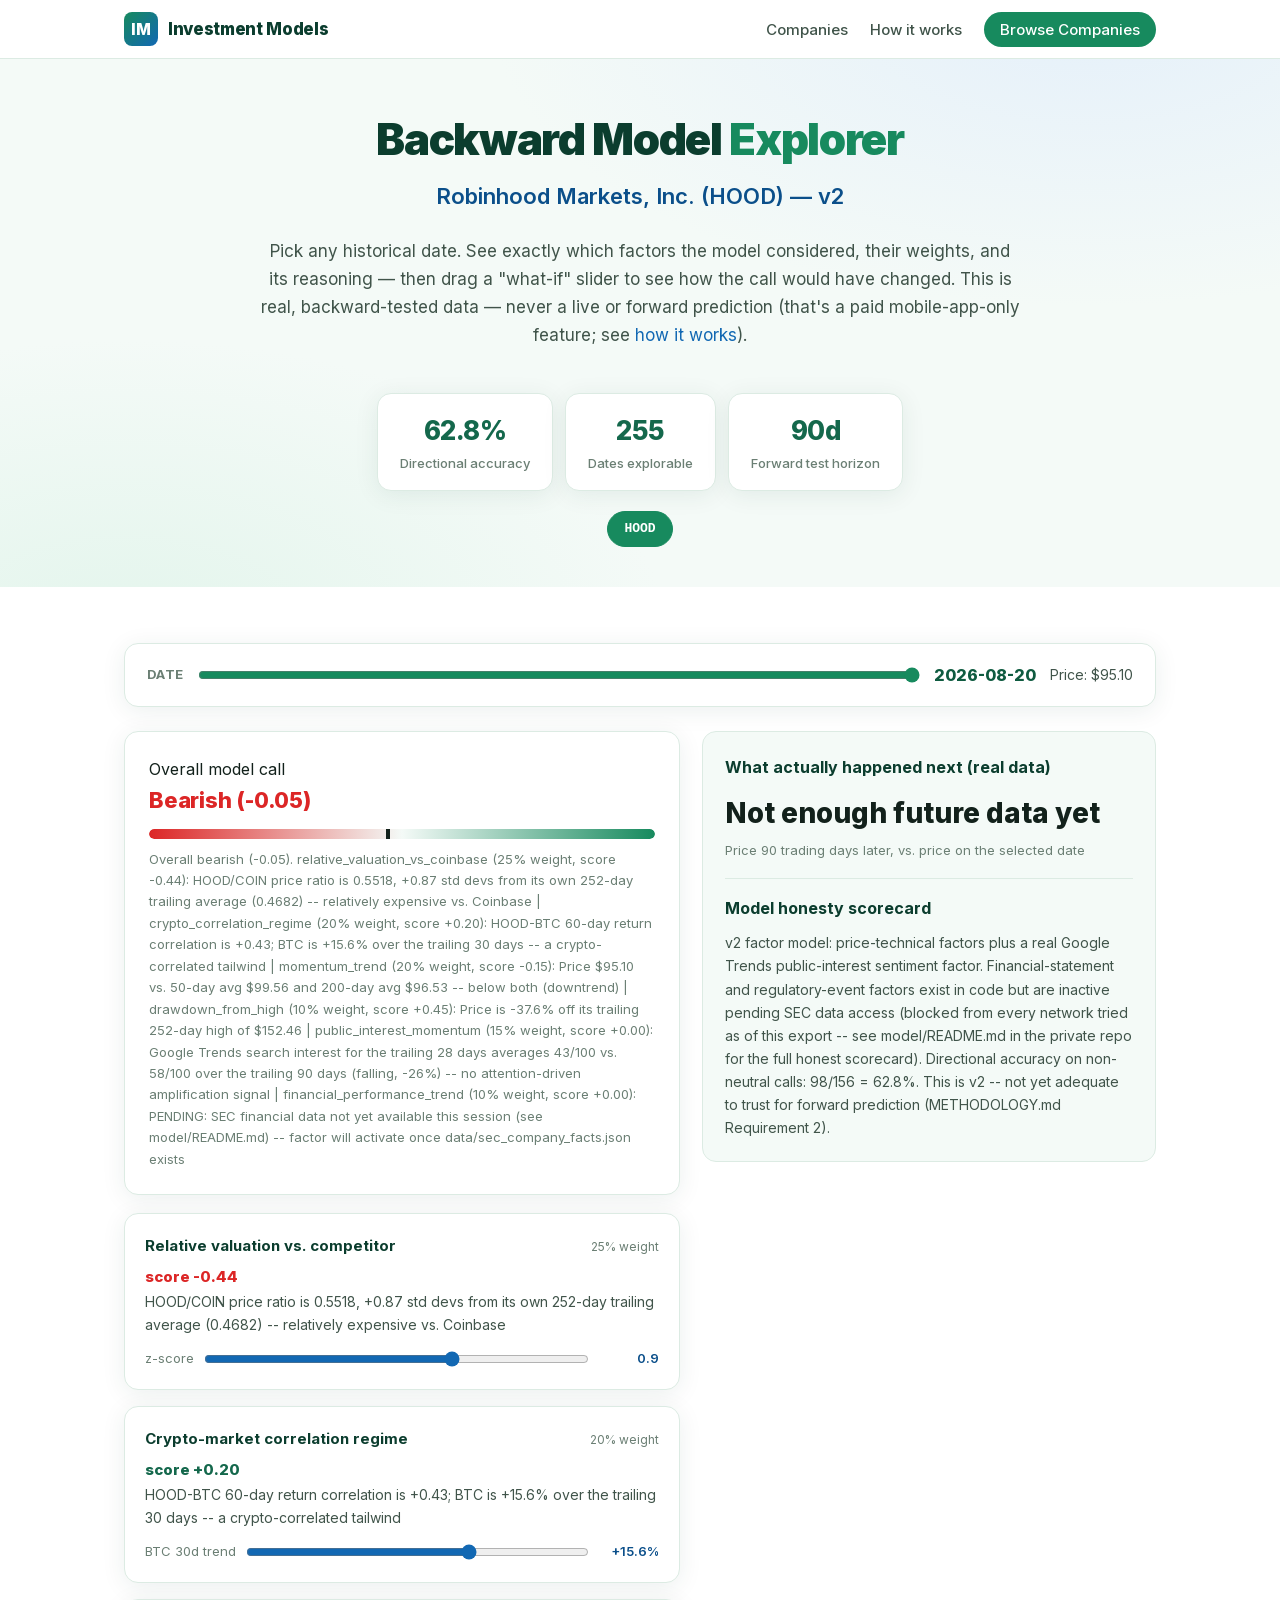
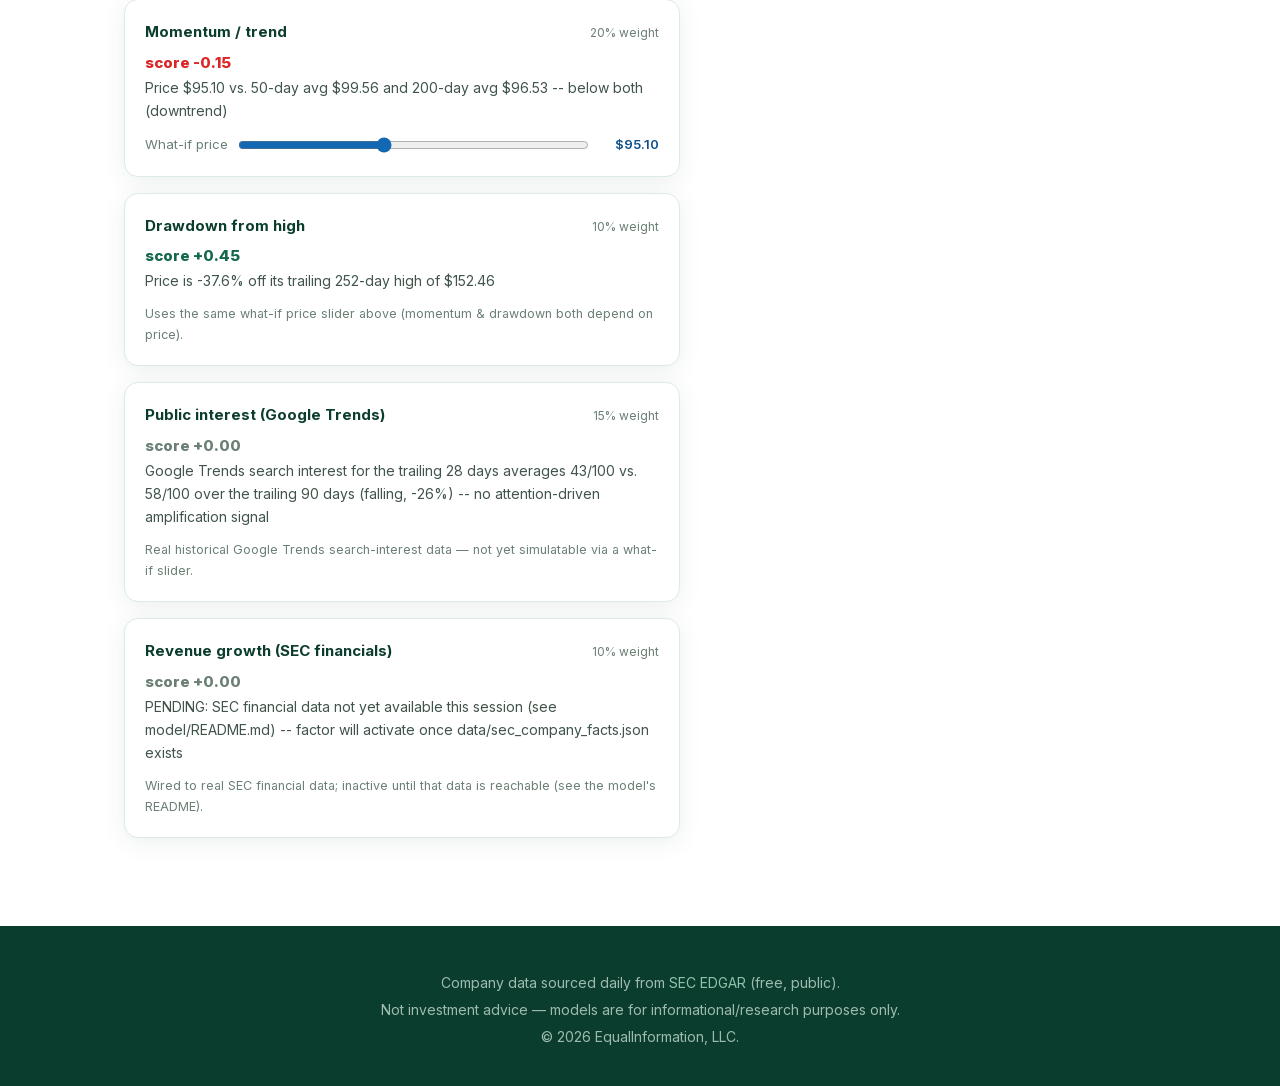
<file: explorer.html>
<!DOCTYPE html>
<html lang="en">
<head>
    <meta charset="UTF-8">
    <meta name="viewport" content="width=device-width, initial-scale=1.0">
    <title>Backward Model Explorer — Investment Models</title>
    <meta name="description" content="Explore exactly how the Investment Models backward-tested factor model reasons about a real company, on any historical date — including honest accuracy and a 'what-if' simulation mode.">
    <meta name="theme-color" content="#0b3d2e">
    <link rel="stylesheet" href="assets/fonts/inter.css">
    <link rel="stylesheet" href="assets/css/style.css">
</head>
<body>

<nav>
    <div class="nav-inner">
        <a href="./" class="nav-logo">
            <span class="mark">IM</span>
            Investment Models
        </a>
        <ul class="nav-links">
            <li><a href="index.html#directory">Companies</a></li>
            <li><a href="index.html#how-it-works">How it works</a></li>
            <li><a href="index.html#directory" class="nav-cta">Browse Companies</a></li>
        </ul>
        <button class="mobile-menu-btn" onclick="document.querySelector('.nav-links').classList.toggle('show')" aria-label="Menu">&#9776;</button>
    </div>
</nav>

<header class="hero" style="padding: 56px 0 40px;">
    <div class="wrap">
        <h1 style="font-size: clamp(28px, 4.5vw, 44px);">Backward Model <span class="accent">Explorer</span></h1>
        <p class="tagline" id="companyTagline">Loading…</p>
        <p class="lede">Pick any historical date. See exactly which factors the model considered, their
        weights, and its reasoning — then drag a "what-if" slider to see how the call would have
        changed. This is real, backward-tested data — never a live or forward prediction (that's a
        paid mobile-app-only feature; see <a href="index.html#how-it-works">how it works</a>).</p>
        <div class="stats" id="headlineStats"></div>
        <div class="ticker-switcher" id="tickerSwitcher"></div>
    </div>
</header>

<section>
    <div class="wrap">
        <div class="explorer-controls">
            <label for="dateSlider">Date</label>
            <input type="range" id="dateSlider" min="0" max="0" value="0" step="1">
            <span class="date-readout" id="dateReadout">—</span>
            <span class="price-readout" id="priceReadout"></span>
        </div>

        <div class="explorer-grid">
            <div>
                <div class="overall-card">
                    <div class="factor-head">
                        <span>Overall model call</span>
                        <button class="btn outline" id="resetBtn" style="padding:6px 14px;font-size:13px;display:none;">Reset to actual</button>
                    </div>
                    <div class="direction" id="overallDirection">—</div>
                    <div class="score-bar-track">
                        <div class="score-bar-fill" style="width:100%"></div>
                        <div class="score-marker" id="scoreMarker" style="left:50%"></div>
                    </div>
                    <div id="simBadgeWrap"></div>
                    <p style="margin-top:10px;font-size:13px;color:var(--ink-faint);" id="narrativeText"></p>
                </div>

                <div id="factorCards"></div>
            </div>

            <div class="outcome-card">
                <h3>What actually happened next (real data)</h3>
                <div class="actual-return" id="actualReturn">—</div>
                <p style="font-size:13px;color:var(--ink-faint);margin-top:4px;">Price 90 trading days later, vs. price on the selected date</p>
                <div class="verdict" id="verdict"></div>
                <hr style="border:none;border-top:1px solid var(--line);margin:16px 0;">
                <h3>Model honesty scorecard</h3>
                <p style="font-size:14px;color:var(--ink-soft);" id="methodologyNote"></p>
            </div>
        </div>
    </div>
</section>

<footer>
    <div class="footer-inner">
        <p class="footer-copy">
            Company data sourced daily from <a href="https://www.sec.gov/edgar" target="_blank" rel="noopener">SEC EDGAR</a> (free, public).<br>
            Not investment advice — models are for informational/research purposes only.<br>
            &copy; 2026 EqualInformation, LLC.
        </p>
    </div>
</footer>

<script>
const params = new URLSearchParams(location.search);
const ticker = (params.get('ticker') || 'HOOD').toUpperCase();

const FACTOR_LABELS = {
  relative_valuation_vs_coinbase: 'Relative valuation vs. competitor',
  crypto_correlation_regime: 'Crypto-market correlation regime',
  momentum_trend: 'Momentum / trend',
  drawdown_from_high: 'Drawdown from high',
  public_interest_momentum: 'Public interest (Google Trends)',
  financial_performance_trend: 'Revenue growth (SEC financials)',
};

function clip(x, lo, hi) { return Math.max(lo, Math.min(hi, x)); }
function scoreValuation(z) { return clip(-z / 2, -1, 1); }
function scoreCrypto(corr, trend) {
  const sign = trend >= 0 ? 1 : -1;
  return clip(corr * sign * Math.min(Math.abs(trend) * 3, 1), -1, 1);
}
function scoreMomentum(price, smaShort, smaLong) {
  const signal = ((price / smaShort - 1) + (price / smaLong - 1)) / 2;
  return clip(signal * 5, -1, 1);
}
function scoreDrawdown(price, trailingHigh) {
  const drawdown = (price / trailingHigh) - 1;
  return drawdown < 0 ? clip(-drawdown * 1.2, -1, 1) : 0;
}

let DATA = null;
let overrides = {}; // { z, correlation, btcTrend, price } -- only set keys the user has touched

function directionOf(score) {
  return score > 0.05 ? 'bullish' : score < -0.05 ? 'bearish' : 'neutral';
}

function computeFactors(snap) {
  const raw = {
    z: snap.factors.relative_valuation_vs_coinbase.raw?.z,
    correlation: snap.factors.crypto_correlation_regime.raw?.correlation,
    btcTrend: snap.factors.crypto_correlation_regime.raw?.btc_trend,
    price: snap.price,
    smaShort: snap.factors.momentum_trend.raw?.sma_short,
    smaLong: snap.factors.momentum_trend.raw?.sma_long,
    trailingHigh: snap.factors.drawdown_from_high.raw?.trailing_high,
  };
  const z = overrides.z ?? raw.z;
  const correlation = raw.correlation;
  const btcTrend = overrides.btcTrend ?? raw.btcTrend;
  const price = overrides.price ?? raw.price;

  const scores = {
    relative_valuation_vs_coinbase: (raw.z != null) ? scoreValuation(z) : snap.factors.relative_valuation_vs_coinbase.score,
    crypto_correlation_regime: (raw.correlation != null) ? scoreCrypto(correlation, btcTrend) : snap.factors.crypto_correlation_regime.score,
    momentum_trend: (raw.smaShort != null) ? scoreMomentum(price, raw.smaShort, raw.smaLong) : snap.factors.momentum_trend.score,
    drawdown_from_high: (raw.trailingHigh != null) ? scoreDrawdown(price, raw.trailingHigh) : snap.factors.drawdown_from_high.score,
    // Not yet perturbable via a what-if slider -- shown read-only in their own factor cards below,
    // but still counted in the overall score so it matches the private repo's real output.
    public_interest_momentum: snap.factors.public_interest_momentum?.score ?? 0,
    financial_performance_trend: snap.factors.financial_performance_trend?.score ?? 0,
  };
  return { raw, current: { z, correlation, btcTrend, price }, scores };
}

function fmtPct(x, digits = 1) { return (x >= 0 ? '+' : '') + (x * 100).toFixed(digits) + '%'; }

function render() {
  const i = parseInt(document.getElementById('dateSlider').value, 10);
  const snap = DATA.snapshots[i];
  document.getElementById('dateReadout').textContent = snap.date;
  document.getElementById('priceReadout').textContent = `Price: $${snap.price.toFixed(2)}`;

  const { raw, current, scores } = computeFactors(snap);
  const weights = DATA.factor_weights;
  const overall = Object.keys(scores).reduce((sum, k) => sum + weights[k] * scores[k], 0);
  const direction = directionOf(overall);
  const isSimulated = Object.keys(overrides).length > 0;

  const dirEl = document.getElementById('overallDirection');
  dirEl.textContent = `${direction.charAt(0).toUpperCase() + direction.slice(1)} (${overall >= 0 ? '+' : ''}${overall.toFixed(2)})`;
  dirEl.className = `direction ${direction}`;
  document.getElementById('scoreMarker').style.left = `${((overall + 1) / 2) * 100}%`;
  document.getElementById('resetBtn').style.display = isSimulated ? 'inline-block' : 'none';
  document.getElementById('simBadgeWrap').innerHTML = isSimulated
    ? '<span class="simulation-badge">🔧 What-if simulation — not the actual historical call</span>' : '';
  document.getElementById('narrativeText').textContent = isSimulated
    ? 'Narrative updates once you reset — factor cards below show the live simulated reasoning.'
    : snap.narrative;

  const cardsEl = document.getElementById('factorCards');
  cardsEl.innerHTML = '';

  function factorCard(key, sliderHtml) {
    const f = snap.factors[key];
    const score = scores[key];
    const div = document.createElement('div');
    const perturbed = isSimulated && score !== f.score;
    div.className = 'factor-card' + (perturbed ? ' perturbed' : '');
    div.innerHTML = `
      <div class="factor-head">
        <span class="factor-name">${FACTOR_LABELS[key]}</span>
        <span class="factor-weight">${(weights[key] * 100).toFixed(0)}% weight</span>
      </div>
      <div class="factor-score" style="color:${score > 0.05 ? 'var(--green-700)' : score < -0.05 ? 'var(--red-500)' : 'var(--ink-faint)'}">
        score ${score >= 0 ? '+' : ''}${score.toFixed(2)}
      </div>
      <p class="factor-reason">${perturbed ? '(recomputed for the what-if value below)' : f.reason}</p>
      ${sliderHtml}
    `;
    cardsEl.appendChild(div);
  }

  if (raw.z != null) {
    factorCard('relative_valuation_vs_coinbase', `
      <div class="slider-row">
        <span style="font-size:13px;color:var(--ink-faint);">z-score</span>
        <input type="range" min="-3" max="3" step="0.1" value="${current.z}" data-key="z">
        <span class="slider-value">${current.z.toFixed(1)}</span>
      </div>`);
  }
  if (raw.btcTrend != null) {
    factorCard('crypto_correlation_regime', `
      <div class="slider-row">
        <span style="font-size:13px;color:var(--ink-faint);">BTC 30d trend</span>
        <input type="range" min="-0.5" max="0.5" step="0.01" value="${current.btcTrend}" data-key="btcTrend">
        <span class="slider-value">${fmtPct(current.btcTrend)}</span>
      </div>`);
  }
  if (raw.smaShort != null) {
    const priceMin = (raw.price * 0.3).toFixed(2), priceMax = (raw.price * 2).toFixed(2);
    factorCard('momentum_trend', `
      <div class="slider-row">
        <span style="font-size:13px;color:var(--ink-faint);">What-if price</span>
        <input type="range" min="${priceMin}" max="${priceMax}" step="0.01" value="${current.price}" data-key="price">
        <span class="slider-value">$${current.price.toFixed(2)}</span>
      </div>`);
  }
  if (raw.trailingHigh != null) {
    factorCard('drawdown_from_high', `
      <p style="font-size:12.5px;color:var(--ink-faint);">Uses the same what-if price slider above (momentum &amp; drawdown both depend on price).</p>`);
  }
  if (snap.factors.public_interest_momentum) {
    factorCard('public_interest_momentum', `
      <p style="font-size:12.5px;color:var(--ink-faint);">Real historical Google Trends search-interest data — not yet simulatable via a what-if slider.</p>`);
  }
  if (snap.factors.financial_performance_trend) {
    factorCard('financial_performance_trend', `
      <p style="font-size:12.5px;color:var(--ink-faint);">Wired to real SEC financial data; inactive until that data is reachable (see the model's README).</p>`);
  }

  cardsEl.querySelectorAll('input[type="range"]').forEach(input => {
    input.addEventListener('input', (e) => {
      overrides[e.target.dataset.key] = parseFloat(e.target.value);
      render();
    });
  });

  // Actual outcome (always reflects real history, regardless of simulation state)
  const ret = snap.actual_forward_return_90d;
  const retEl = document.getElementById('actualReturn');
  if (ret == null) {
    retEl.textContent = 'Not enough future data yet';
    retEl.className = 'actual-return';
  } else {
    retEl.textContent = fmtPct(ret);
    retEl.className = 'actual-return ' + (ret > 0 ? 'up' : 'down');
  }
  const verdictEl = document.getElementById('verdict');
  if (ret != null && snap.direction !== 'neutral') {
    const wasCorrect = (snap.direction === 'bullish') === (ret > 0);
    verdictEl.textContent = wasCorrect
      ? `✓ The model's actual ${snap.direction} call was correct`
      : `✗ The model's actual ${snap.direction} call was wrong`;
    verdictEl.className = 'verdict ' + (wasCorrect ? 'correct' : 'wrong');
  } else {
    verdictEl.textContent = '';
  }
}

function resetOverrides() {
  overrides = {};
  render();
}

async function renderTickerSwitcher() {
  try {
    const res = await fetch('data/covered-tickers.json', { cache: 'no-store' });
    const covered = (await res.json()).covered || [];
    const pageFile = location.pathname.split('/').pop();
    document.getElementById('tickerSwitcher').innerHTML = covered.map(c => `
      <a href="${pageFile}?ticker=${encodeURIComponent(c.ticker)}" target="_blank" rel="noopener"
         class="ticker-pill ${c.ticker === ticker ? 'active' : ''}">${c.ticker}</a>
    `).join('');
  } catch (e) {
    // ticker switcher is a nice-to-have -- fail silently if covered-tickers.json isn't reachable
  }
}

async function load() {
  renderTickerSwitcher();
  try {
    const res = await fetch(`data/explainability/${ticker}.json`, { cache: 'no-store' });
    if (!res.ok) throw new Error('not found');
    DATA = await res.json();
  } catch (e) {
    document.getElementById('companyTagline').textContent = 'No explorable model for this ticker yet.';
    return;
  }

  document.getElementById('companyTagline').textContent =
    `${DATA.company_name} (${DATA.ticker}) — ${DATA.model_version}`;
  document.getElementById('headlineStats').innerHTML = `
    <div class="stat"><div class="num">${(DATA.direction_accuracy_non_neutral * 100).toFixed(1)}%</div><div class="label">Directional accuracy</div></div>
    <div class="stat"><div class="num">${DATA.snapshots.length}</div><div class="label">Dates explorable</div></div>
    <div class="stat"><div class="num">${DATA.forward_horizon_trading_days}d</div><div class="label">Forward test horizon</div></div>
  `;
  document.getElementById('methodologyNote').textContent = DATA.methodology_note;

  const slider = document.getElementById('dateSlider');
  slider.max = DATA.snapshots.length - 1;
  slider.value = DATA.snapshots.length - 1;
  slider.addEventListener('input', () => { overrides = {}; render(); });
  document.getElementById('resetBtn').addEventListener('click', resetOverrides);

  render();
}
load();
</script>
</body>
</html>
</file>
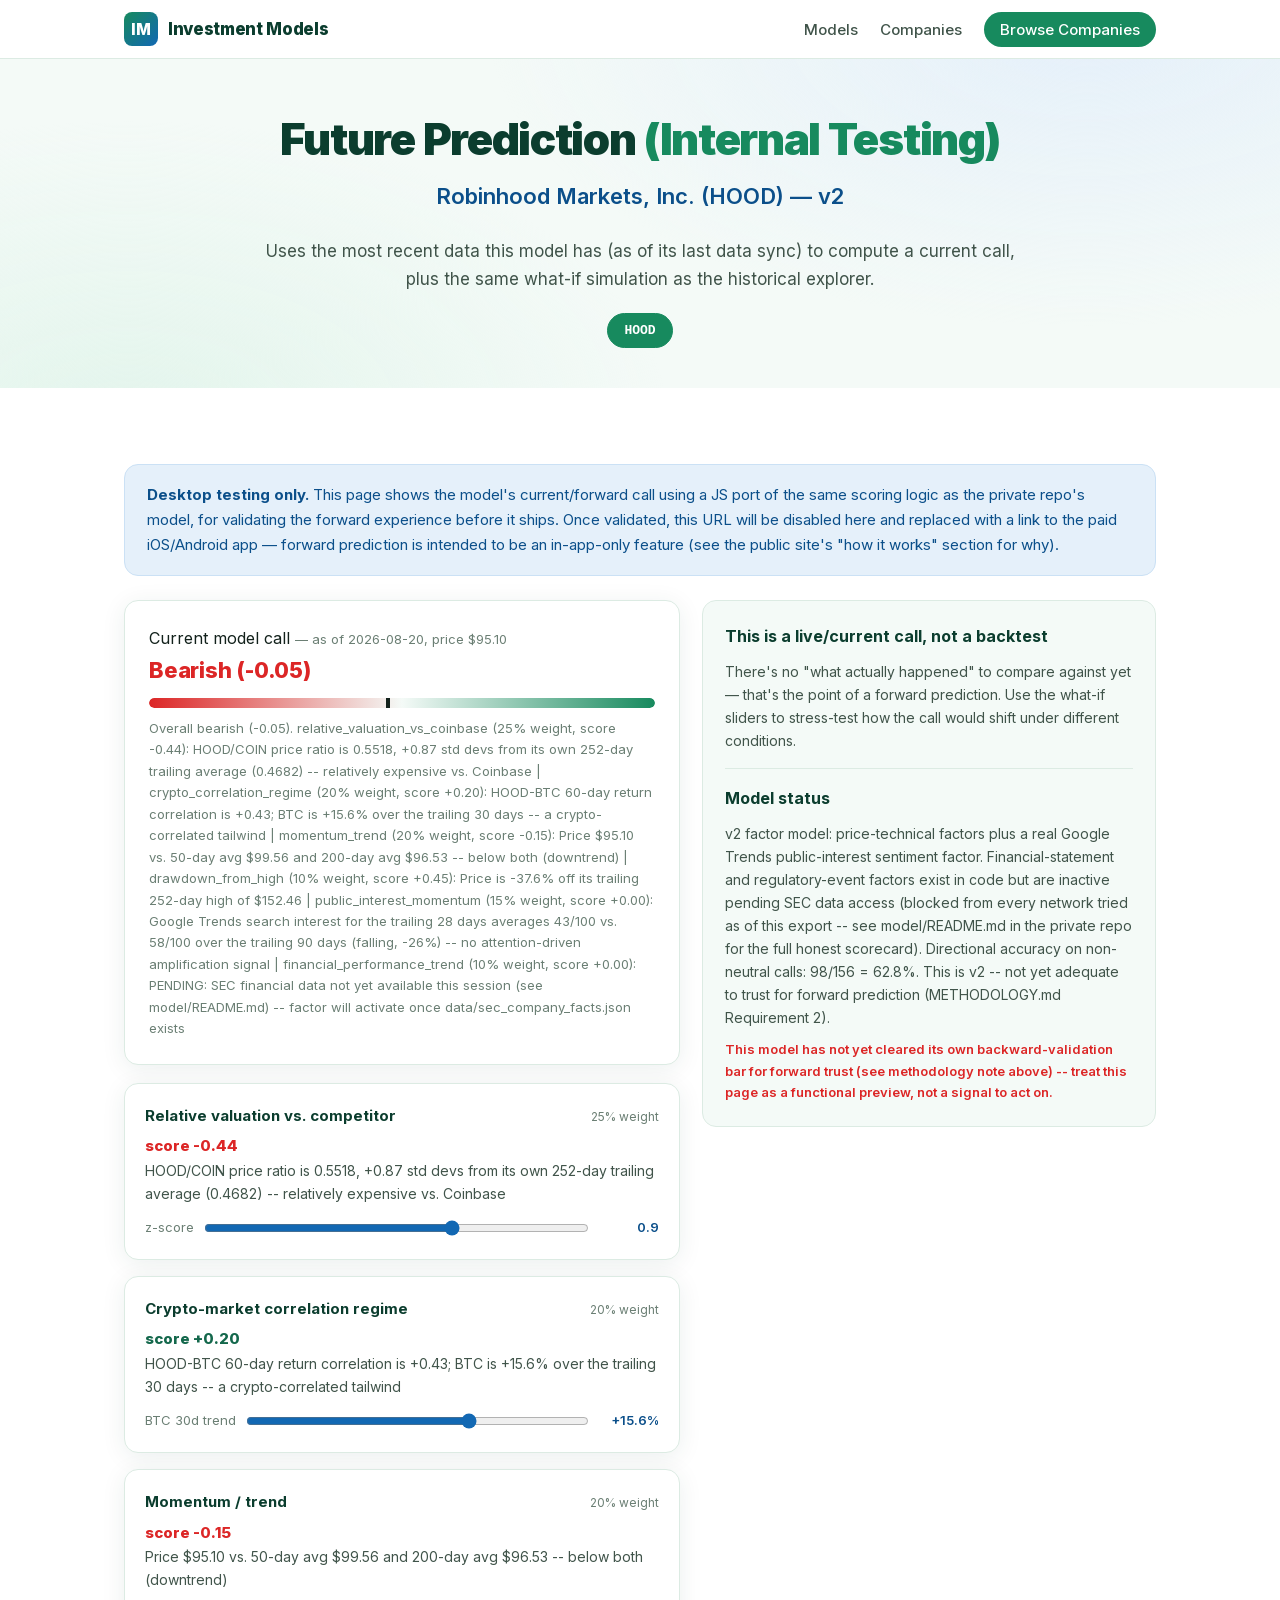
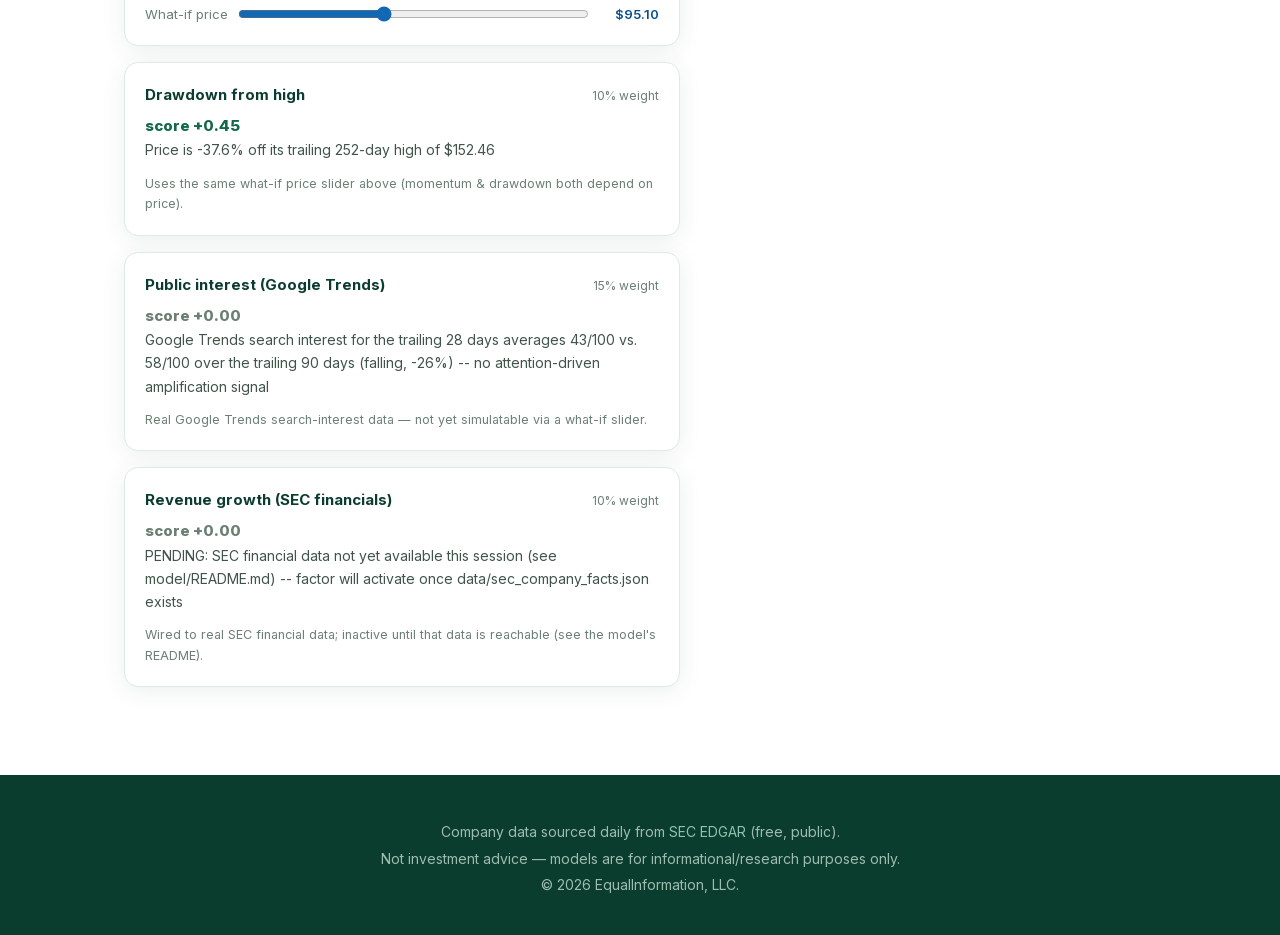
<file: forward.html>
<!DOCTYPE html>
<html lang="en">
<head>
    <meta charset="UTF-8">
    <meta name="viewport" content="width=device-width, initial-scale=1.0">
    <title>Future Prediction (Internal Testing) — Investment Models</title>
    <meta name="description" content="Internal desktop testing of the forward/current model prediction, ahead of launch in the paid mobile app.">
    <meta name="theme-color" content="#0b3d2e">
    <link rel="stylesheet" href="assets/fonts/inter.css">
    <link rel="stylesheet" href="assets/css/style.css">
</head>
<body>

<nav>
    <div class="nav-inner">
        <a href="./" class="nav-logo">
            <span class="mark">IM</span>
            Investment Models
        </a>
        <ul class="nav-links">
            <li><a href="models.html">Models</a></li>
            <li><a href="index.html#directory">Companies</a></li>
            <li><a href="index.html#directory" class="nav-cta">Browse Companies</a></li>
        </ul>
        <button class="mobile-menu-btn" onclick="document.querySelector('.nav-links').classList.toggle('show')" aria-label="Menu">&#9776;</button>
    </div>
</nav>

<header class="hero" style="padding: 56px 0 40px;">
    <div class="wrap">
        <h1 style="font-size: clamp(28px, 4.5vw, 44px);">Future Prediction <span class="accent">(Internal Testing)</span></h1>
        <p class="tagline" id="companyTagline">Loading…</p>
        <p class="lede" id="ledeText"></p>
        <div class="ticker-switcher" id="tickerSwitcher"></div>
    </div>
</header>

<section id="testingSection">
    <div class="wrap">
        <div class="notice" style="margin-bottom:24px;">
            <strong>Desktop testing only.</strong> This page shows the model's current/forward call
            using a JS port of the same scoring logic as the private repo's model, for validating the
            forward experience before it ships. Once validated, this URL will be disabled here and
            replaced with a link to the paid iOS/Android app — forward prediction is intended to be an
            in-app-only feature (see the public site's "how it works" section for why).
        </div>

        <div class="explorer-grid">
            <div>
                <div class="overall-card">
                    <div class="factor-head">
                        <span>Current model call <span id="asOfText" style="font-weight:400;color:var(--ink-faint);font-size:13px;"></span></span>
                        <button class="btn outline" id="resetBtn" style="padding:6px 14px;font-size:13px;display:none;">Reset to actual</button>
                    </div>
                    <div class="direction" id="overallDirection">—</div>
                    <div class="score-bar-track">
                        <div class="score-bar-fill" style="width:100%"></div>
                        <div class="score-marker" id="scoreMarker" style="left:50%"></div>
                    </div>
                    <div id="simBadgeWrap"></div>
                    <p style="margin-top:10px;font-size:13px;color:var(--ink-faint);" id="narrativeText"></p>
                </div>

                <div id="factorCards"></div>
            </div>

            <div class="outcome-card">
                <h3>This is a live/current call, not a backtest</h3>
                <p style="font-size:14px;color:var(--ink-soft);">
                    There's no "what actually happened" to compare against yet — that's the point of a
                    forward prediction. Use the what-if sliders to stress-test how the call would shift
                    under different conditions.
                </p>
                <hr style="border:none;border-top:1px solid var(--line);margin:16px 0;">
                <h3>Model status</h3>
                <p style="font-size:14px;color:var(--ink-soft);" id="methodologyNote"></p>
                <p style="font-size:13px;color:var(--red-500);margin-top:10px;font-weight:600;" id="notTrustedNote"></p>
            </div>
        </div>
    </div>
</section>

<section id="disabledSection" style="display:none;">
    <div class="wrap" style="text-align:center;">
        <div class="empty-state">
            <p><strong>This testing page has been retired.</strong></p>
            <p>Forward predictions are now available in the Investment Models app for iOS and Android.</p>
        </div>
    </div>
</section>

<footer>
    <div class="footer-inner">
        <p class="footer-copy">
            Company data sourced daily from <a href="https://www.sec.gov/edgar" target="_blank" rel="noopener">SEC EDGAR</a> (free, public).<br>
            Not investment advice — models are for informational/research purposes only.<br>
            &copy; 2026 EqualInformation, LLC.
        </p>
    </div>
</footer>

<script>
// Flip to false once this ticker's forward experience is validated and the mobile app is ready
// to take over -- swaps the interactive tool for a "moved to the app" message. Per-ticker so one
// company can be retired from web-testing while another is still being validated.
const TESTING_ENABLED = {
  HOOD: true,
};

const params = new URLSearchParams(location.search);
const ticker = (params.get('ticker') || 'HOOD').toUpperCase();

const FACTOR_LABELS = {
  relative_valuation_vs_coinbase: 'Relative valuation vs. competitor',
  crypto_correlation_regime: 'Crypto-market correlation regime',
  momentum_trend: 'Momentum / trend',
  drawdown_from_high: 'Drawdown from high',
  public_interest_momentum: 'Public interest (Google Trends)',
  financial_performance_trend: 'Revenue growth (SEC financials)',
};

function clip(x, lo, hi) { return Math.max(lo, Math.min(hi, x)); }
function scoreValuation(z) { return clip(-z / 2, -1, 1); }
function scoreCrypto(corr, trend) {
  const sign = trend >= 0 ? 1 : -1;
  return clip(corr * sign * Math.min(Math.abs(trend) * 3, 1), -1, 1);
}
function scoreMomentum(price, smaShort, smaLong) {
  const signal = ((price / smaShort - 1) + (price / smaLong - 1)) / 2;
  return clip(signal * 5, -1, 1);
}
function scoreDrawdown(price, trailingHigh) {
  const drawdown = (price / trailingHigh) - 1;
  return drawdown < 0 ? clip(-drawdown * 1.2, -1, 1) : 0;
}

let DATA = null;
let snap = null;
let overrides = {};

function directionOf(score) {
  return score > 0.05 ? 'bullish' : score < -0.05 ? 'bearish' : 'neutral';
}

function computeFactors() {
  const raw = {
    z: snap.factors.relative_valuation_vs_coinbase.raw?.z,
    correlation: snap.factors.crypto_correlation_regime.raw?.correlation,
    btcTrend: snap.factors.crypto_correlation_regime.raw?.btc_trend,
    price: snap.price,
    smaShort: snap.factors.momentum_trend.raw?.sma_short,
    smaLong: snap.factors.momentum_trend.raw?.sma_long,
    trailingHigh: snap.factors.drawdown_from_high.raw?.trailing_high,
  };
  const z = overrides.z ?? raw.z;
  const btcTrend = overrides.btcTrend ?? raw.btcTrend;
  const price = overrides.price ?? raw.price;

  const scores = {
    relative_valuation_vs_coinbase: (raw.z != null) ? scoreValuation(z) : snap.factors.relative_valuation_vs_coinbase.score,
    crypto_correlation_regime: (raw.correlation != null) ? scoreCrypto(raw.correlation, btcTrend) : snap.factors.crypto_correlation_regime.score,
    momentum_trend: (raw.smaShort != null) ? scoreMomentum(price, raw.smaShort, raw.smaLong) : snap.factors.momentum_trend.score,
    drawdown_from_high: (raw.trailingHigh != null) ? scoreDrawdown(price, raw.trailingHigh) : snap.factors.drawdown_from_high.score,
    // Not yet perturbable via a what-if slider -- shown read-only in their own factor cards below,
    // but still counted in the overall score so it matches the private repo's real output.
    public_interest_momentum: snap.factors.public_interest_momentum?.score ?? 0,
    financial_performance_trend: snap.factors.financial_performance_trend?.score ?? 0,
  };
  return { raw, current: { z, btcTrend, price }, scores };
}

function fmtPct(x, digits = 1) { return (x >= 0 ? '+' : '') + (x * 100).toFixed(digits) + '%'; }

function render() {
  const { raw, current, scores } = computeFactors();
  const weights = DATA.factor_weights;
  const overall = Object.keys(scores).reduce((sum, k) => sum + weights[k] * scores[k], 0);
  const direction = directionOf(overall);
  const isSimulated = Object.keys(overrides).length > 0;

  const dirEl = document.getElementById('overallDirection');
  dirEl.textContent = `${direction.charAt(0).toUpperCase() + direction.slice(1)} (${overall >= 0 ? '+' : ''}${overall.toFixed(2)})`;
  dirEl.className = `direction ${direction}`;
  document.getElementById('scoreMarker').style.left = `${((overall + 1) / 2) * 100}%`;
  document.getElementById('resetBtn').style.display = isSimulated ? 'inline-block' : 'none';
  document.getElementById('simBadgeWrap').innerHTML = isSimulated
    ? '<span class="simulation-badge">🔧 What-if simulation — not the model\'s actual current call</span>' : '';
  document.getElementById('narrativeText').textContent = isSimulated
    ? 'Reset to see the actual current narrative — factor cards below show the live simulated reasoning.'
    : snap.narrative;

  const cardsEl = document.getElementById('factorCards');
  cardsEl.innerHTML = '';

  function factorCard(key, sliderHtml) {
    const f = snap.factors[key];
    const score = scores[key];
    const div = document.createElement('div');
    const perturbed = isSimulated && score !== f.score;
    div.className = 'factor-card' + (perturbed ? ' perturbed' : '');
    div.innerHTML = `
      <div class="factor-head">
        <span class="factor-name">${FACTOR_LABELS[key]}</span>
        <span class="factor-weight">${(weights[key] * 100).toFixed(0)}% weight</span>
      </div>
      <div class="factor-score" style="color:${score > 0.05 ? 'var(--green-700)' : score < -0.05 ? 'var(--red-500)' : 'var(--ink-faint)'}">
        score ${score >= 0 ? '+' : ''}${score.toFixed(2)}
      </div>
      <p class="factor-reason">${perturbed ? '(recomputed for the what-if value below)' : f.reason}</p>
      ${sliderHtml}
    `;
    cardsEl.appendChild(div);
  }

  if (raw.z != null) {
    factorCard('relative_valuation_vs_coinbase', `
      <div class="slider-row">
        <span style="font-size:13px;color:var(--ink-faint);">z-score</span>
        <input type="range" min="-3" max="3" step="0.1" value="${current.z}" data-key="z">
        <span class="slider-value">${current.z.toFixed(1)}</span>
      </div>`);
  }
  if (raw.btcTrend != null) {
    factorCard('crypto_correlation_regime', `
      <div class="slider-row">
        <span style="font-size:13px;color:var(--ink-faint);">BTC 30d trend</span>
        <input type="range" min="-0.5" max="0.5" step="0.01" value="${current.btcTrend}" data-key="btcTrend">
        <span class="slider-value">${fmtPct(current.btcTrend)}</span>
      </div>`);
  }
  if (raw.smaShort != null) {
    const priceMin = (raw.price * 0.3).toFixed(2), priceMax = (raw.price * 2).toFixed(2);
    factorCard('momentum_trend', `
      <div class="slider-row">
        <span style="font-size:13px;color:var(--ink-faint);">What-if price</span>
        <input type="range" min="${priceMin}" max="${priceMax}" step="0.01" value="${current.price}" data-key="price">
        <span class="slider-value">$${current.price.toFixed(2)}</span>
      </div>`);
  }
  if (raw.trailingHigh != null) {
    factorCard('drawdown_from_high', `
      <p style="font-size:12.5px;color:var(--ink-faint);">Uses the same what-if price slider above (momentum &amp; drawdown both depend on price).</p>`);
  }
  if (snap.factors.public_interest_momentum) {
    factorCard('public_interest_momentum', `
      <p style="font-size:12.5px;color:var(--ink-faint);">Real Google Trends search-interest data — not yet simulatable via a what-if slider.</p>`);
  }
  if (snap.factors.financial_performance_trend) {
    factorCard('financial_performance_trend', `
      <p style="font-size:12.5px;color:var(--ink-faint);">Wired to real SEC financial data; inactive until that data is reachable (see the model's README).</p>`);
  }

  cardsEl.querySelectorAll('input[type="range"]').forEach(input => {
    input.addEventListener('input', (e) => {
      overrides[e.target.dataset.key] = parseFloat(e.target.value);
      render();
    });
  });
}

function resetOverrides() {
  overrides = {};
  render();
}

async function renderTickerSwitcher() {
  try {
    const res = await fetch('data/covered-tickers.json', { cache: 'no-store' });
    const covered = (await res.json()).covered || [];
    const pageFile = location.pathname.split('/').pop();
    document.getElementById('tickerSwitcher').innerHTML = covered.map(c => `
      <a href="${pageFile}?ticker=${encodeURIComponent(c.ticker)}" target="_blank" rel="noopener"
         class="ticker-pill ${c.ticker === ticker ? 'active' : ''}">${c.ticker}</a>
    `).join('');
  } catch (e) {
    // ticker switcher is a nice-to-have -- fail silently if covered-tickers.json isn't reachable
  }
}

async function load() {
  renderTickerSwitcher();
  if (TESTING_ENABLED[ticker] === false) {
    document.getElementById('testingSection').style.display = 'none';
    document.getElementById('disabledSection').style.display = 'block';
    document.getElementById('companyTagline').textContent = ticker;
    document.getElementById('ledeText').textContent = '';
    return;
  }

  try {
    const res = await fetch(`data/explainability/${ticker}.json`, { cache: 'no-store' });
    if (!res.ok) throw new Error('not found');
    DATA = await res.json();
  } catch (e) {
    document.getElementById('companyTagline').textContent = 'No model available for this ticker yet.';
    document.getElementById('testingSection').style.display = 'none';
    return;
  }

  snap = DATA.snapshots[DATA.snapshots.length - 1];
  document.getElementById('companyTagline').textContent = `${DATA.company_name} (${DATA.ticker}) — ${DATA.model_version}`;
  document.getElementById('ledeText').textContent =
    `Uses the most recent data this model has (as of its last data sync) to compute a current call, ` +
    `plus the same what-if simulation as the historical explorer.`;
  document.getElementById('asOfText').textContent = `— as of ${snap.date}, price $${snap.price.toFixed(2)}`;
  document.getElementById('methodologyNote').textContent = DATA.methodology_note;
  document.getElementById('notTrustedNote').textContent =
    'This model has not yet cleared its own backward-validation bar for forward trust (see methodology note above) -- treat this page as a functional preview, not a signal to act on.';

  document.getElementById('resetBtn').addEventListener('click', resetOverrides);
  render();
}
load();
</script>
</body>
</html>
</file>
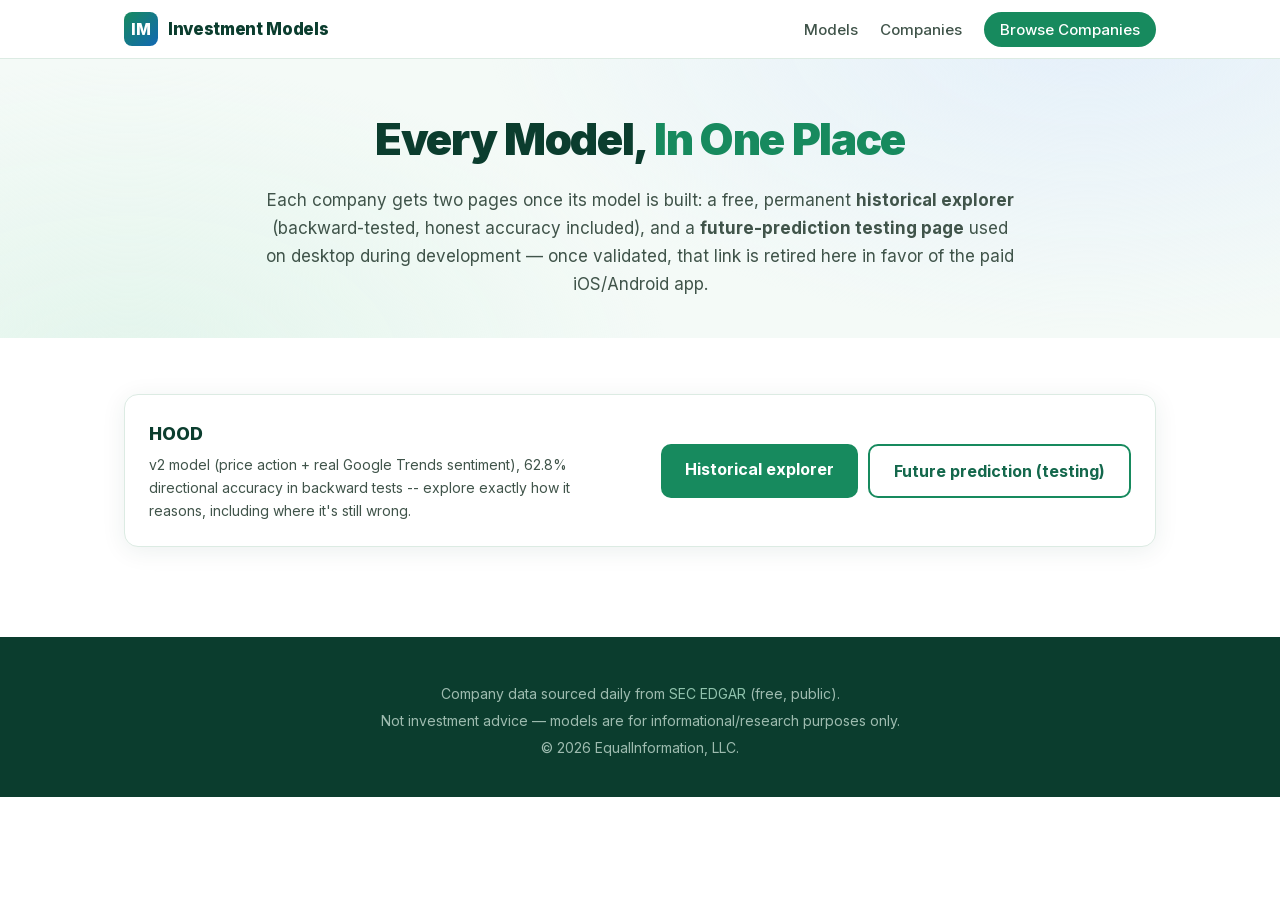
<file: models.html>
<!DOCTYPE html>
<html lang="en">
<head>
    <meta charset="UTF-8">
    <meta name="viewport" content="width=device-width, initial-scale=1.0">
    <title>Models — Investment Models</title>
    <meta name="description" content="Every company model available to explore — historical backward-tested explorer and (desktop-testing) future prediction pages.">
    <meta name="theme-color" content="#0b3d2e">
    <link rel="stylesheet" href="assets/fonts/inter.css">
    <link rel="stylesheet" href="assets/css/style.css">
    <style>
        .model-card {
            background: #fff; border: 1px solid var(--line); border-radius: var(--radius);
            box-shadow: var(--shadow); padding: 24px; margin-bottom: 18px;
            display: flex; justify-content: space-between; align-items: center; flex-wrap: wrap; gap: 16px;
        }
        .model-card .ticker-name { font-size: 18px; font-weight: 800; color: var(--green-900); }
        .model-card .teaser { color: var(--ink-soft); font-size: 14px; margin-top: 4px; max-width: 480px; }
        .model-card .links { display: flex; gap: 10px; flex-wrap: wrap; }
    </style>
</head>
<body>

<nav>
    <div class="nav-inner">
        <a href="./" class="nav-logo">
            <span class="mark">IM</span>
            Investment Models
        </a>
        <ul class="nav-links">
            <li><a href="models.html">Models</a></li>
            <li><a href="index.html#directory">Companies</a></li>
            <li><a href="index.html#directory" class="nav-cta">Browse Companies</a></li>
        </ul>
        <button class="mobile-menu-btn" onclick="document.querySelector('.nav-links').classList.toggle('show')" aria-label="Menu">&#9776;</button>
    </div>
</nav>

<header class="hero" style="padding: 56px 0 40px;">
    <div class="wrap">
        <h1 style="font-size: clamp(28px, 4.5vw, 44px);">Every Model, <span class="accent">In One Place</span></h1>
        <p class="lede">Each company gets two pages once its model is built: a free, permanent
        <strong>historical explorer</strong> (backward-tested, honest accuracy included), and a
        <strong>future-prediction testing page</strong> used on desktop during development — once
        validated, that link is retired here in favor of the paid iOS/Android app.</p>
    </div>
</header>

<section>
    <div class="wrap">
        <div id="modelsList"></div>
    </div>
</section>

<footer>
    <div class="footer-inner">
        <p class="footer-copy">
            Company data sourced daily from <a href="https://www.sec.gov/edgar" target="_blank" rel="noopener">SEC EDGAR</a> (free, public).<br>
            Not investment advice — models are for informational/research purposes only.<br>
            &copy; 2026 EqualInformation, LLC.
        </p>
    </div>
</footer>

<script>
async function load() {
  const listEl = document.getElementById('modelsList');
  let covered;
  try {
    const res = await fetch('data/covered-tickers.json', { cache: 'no-store' });
    covered = (await res.json()).covered || [];
  } catch (e) {
    listEl.innerHTML = '<div class="empty-state">Could not load the model list.</div>';
    return;
  }

  if (!covered.length) {
    listEl.innerHTML = `<div class="empty-state">
      <p><strong>No models published yet.</strong></p>
      <p>Check back once the first company model is built and backward-tested.</p>
    </div>`;
    return;
  }

  listEl.innerHTML = covered.map(c => `
    <div class="model-card">
      <div>
        <div class="ticker-name">${c.ticker}</div>
        <div class="teaser">${c.teaser || ''}</div>
      </div>
      <div class="links">
        <a class="btn" href="explorer.html?ticker=${encodeURIComponent(c.ticker)}" target="_blank" rel="noopener">Historical explorer</a>
        <a class="btn outline" href="forward.html?ticker=${encodeURIComponent(c.ticker)}" target="_blank" rel="noopener">Future prediction (testing)</a>
      </div>
    </div>
  `).join('');
}
load();
</script>
</body>
</html>
</file>
<file: assets/fonts/inter.css>
/* Inter variable font (latin subset) — self-hosted, no third-party requests.
   Single variable file covers all weights 100–900. */
@font-face {
    font-family: 'Inter';
    font-style: normal;
    font-weight: 100 900;
    font-display: swap;
    src: url(inter-latin-var.woff2) format('woff2');
    unicode-range: U+0000-00FF, U+0131, U+0152-0153, U+02BB-02BC, U+02C6, U+02DA, U+02DC, U+0304, U+0308, U+0329, U+2000-206F, U+20AC, U+2122, U+2191, U+2193, U+2212, U+2215, U+FEFF, U+FFFD;
}
</file>
<file: assets/css/style.css>
/* Investment Models — brand stylesheet, same design system as nutrisize.health
   Palette: clinical blue (trust/data) + traffic-light greens (gains/available) */

:root {
    --green-900: #0b3d2e;
    --green-800: #0f5b40;
    --green-700: #14684c;
    --green-600: #178a5e;
    --green-500: #1fa971;
    --green-100: #e3f5ec;
    --blue-700: #0b4f8a;
    --blue-600: #1268b3;
    --blue-100: #e5f0fa;
    --amber-500: #d97706;
    --red-500: #dc2626;
    --ink: #12211b;
    --ink-soft: #40544a;
    --ink-faint: #6b7f74;
    --paper: #ffffff;
    --paper-tint: #f4faf7;
    --line: #dcebe3;
    --radius: 14px;
    --shadow: 0 4px 24px rgba(11, 61, 46, 0.08);
    --maxw: 1080px;
}

* { margin: 0; padding: 0; box-sizing: border-box; }

html { scroll-behavior: smooth; }

body {
    font-family: 'Inter', -apple-system, BlinkMacSystemFont, 'Segoe UI', Roboto, sans-serif;
    color: var(--ink);
    background: var(--paper);
    line-height: 1.65;
    -webkit-font-smoothing: antialiased;
}

img { max-width: 100%; }

a { color: var(--blue-600); text-decoration: none; }
a:hover { text-decoration: underline; }

.wrap { max-width: var(--maxw); margin: 0 auto; padding: 0 24px; }

/* ---------- Navigation ---------- */
nav {
    position: sticky; top: 0; z-index: 50;
    background: rgba(255, 255, 255, 0.92);
    backdrop-filter: blur(10px);
    border-bottom: 1px solid var(--line);
}
.nav-inner {
    max-width: var(--maxw); margin: 0 auto; padding: 12px 24px;
    display: flex; align-items: center; gap: 28px;
}
.nav-logo {
    display: flex; align-items: center; gap: 10px;
    font-weight: 800; font-size: 17px; color: var(--green-900);
    letter-spacing: -0.02em;
}
.nav-logo:hover { text-decoration: none; }
.nav-logo .mark {
    width: 34px; height: 34px; border-radius: 8px;
    background: linear-gradient(135deg, var(--green-600), var(--blue-600));
    display: flex; align-items: center; justify-content: center;
    color: #fff; font-weight: 800; font-size: 16px;
}
.nav-links {
    display: flex; gap: 22px; list-style: none; margin-left: auto; align-items: center;
}
.nav-links a { color: var(--ink-soft); font-size: 15px; font-weight: 500; }
.nav-links a:hover { color: var(--green-700); text-decoration: none; }
.nav-cta {
    background: var(--green-600); color: #fff !important;
    padding: 8px 16px; border-radius: 999px; font-weight: 600;
}
.nav-cta:hover { background: var(--green-700); }
.mobile-menu-btn {
    display: none; margin-left: auto; background: none; border: none;
    font-size: 24px; color: var(--green-900); cursor: pointer;
}

/* ---------- Hero ---------- */
.hero {
    background:
        radial-gradient(1000px 500px at 85% -10%, var(--blue-100) 0%, transparent 60%),
        radial-gradient(900px 500px at 10% 110%, var(--green-100) 0%, transparent 60%),
        var(--paper-tint);
    padding: 88px 0 72px;
    text-align: center;
}
.hero h1 {
    font-size: clamp(34px, 5.5vw, 56px);
    font-weight: 900; letter-spacing: -0.03em; line-height: 1.12;
    color: var(--green-900);
}
.hero h1 .accent { color: var(--green-600); }
.hero .tagline {
    margin-top: 14px; font-size: clamp(17px, 2.4vw, 22px);
    font-weight: 600; color: var(--blue-700);
}
.hero .lede {
    margin: 22px auto 0; max-width: 760px;
    font-size: 17px; color: var(--ink-soft);
}

/* Stats band */
.stats {
    display: flex; justify-content: center; gap: 12px; flex-wrap: wrap;
    margin-top: 44px;
}
.stat {
    background: #fff; border: 1px solid var(--line); border-radius: var(--radius);
    box-shadow: var(--shadow); padding: 16px 22px; min-width: 150px;
}
.stat .num { font-size: 26px; font-weight: 800; color: var(--green-700); letter-spacing: -0.02em; }
.stat .label { font-size: 13px; color: var(--ink-faint); font-weight: 500; }

/* ---------- Sections ---------- */
section { padding: 56px 0 72px; }
section.tint { background: var(--paper-tint); border-top: 1px solid var(--line); border-bottom: 1px solid var(--line); }
.section-head { text-align: center; max-width: 720px; margin: 0 auto 40px; }
.section-head .kicker {
    display: inline-block; font-size: 13px; font-weight: 700; letter-spacing: 0.08em;
    text-transform: uppercase; color: var(--green-600);
    background: var(--green-100); border-radius: 999px; padding: 4px 14px; margin-bottom: 14px;
}
.section-head h2 { font-size: clamp(26px, 4vw, 36px); font-weight: 800; letter-spacing: -0.02em; color: var(--green-900); }
.section-head p { margin-top: 12px; color: var(--ink-soft); }

/* Feature grid */
.grid { display: grid; grid-template-columns: repeat(3, 1fr); gap: 22px; }
.card {
    background: #fff; border: 1px solid var(--line); border-radius: var(--radius);
    box-shadow: var(--shadow); padding: 26px;
}
.card .icon {
    width: 46px; height: 46px; border-radius: 12px; display: flex;
    align-items: center; justify-content: center; font-size: 22px;
    background: var(--green-100); margin-bottom: 16px;
}
.card .icon.blue { background: var(--blue-100); }
.card h3 { font-size: 18px; font-weight: 700; color: var(--green-900); margin-bottom: 8px; }
.card p { font-size: 15px; color: var(--ink-soft); }

/* ---------- Directory (search + table) ---------- */
.directory-controls {
    display: flex; gap: 12px; margin-bottom: 20px; flex-wrap: wrap;
}
.directory-controls input, .directory-controls select {
    background: #fff; border: 1px solid var(--line); color: var(--ink);
    padding: 11px 16px; border-radius: 10px; font-size: 15px; font-family: inherit;
}
.directory-controls input { flex: 1; min-width: 220px; }
.directory-controls input:focus, .directory-controls select:focus {
    outline: none; border-color: var(--green-500);
}
.table-card {
    background: #fff; border: 1px solid var(--line); border-radius: var(--radius);
    box-shadow: var(--shadow); overflow-x: auto;
}
table { width: 100%; border-collapse: collapse; min-width: 560px; }
th, td { text-align: left; padding: 13px 18px; border-bottom: 1px solid var(--line); font-size: 14.5px; }
th {
    color: var(--ink-faint); font-weight: 700; text-transform: uppercase;
    font-size: 12px; letter-spacing: 0.04em; background: var(--paper-tint);
}
tbody tr:last-child td { border-bottom: none; }
tbody tr:hover td { background: var(--paper-tint); }
.ticker { font-weight: 700; color: var(--green-800); font-family: ui-monospace, 'SF Mono', monospace; }
.company-name { color: var(--ink); }
.teaser-line { display: block; margin-top: 3px; font-size: 12.5px; color: var(--green-700); font-weight: 600; }
.badge {
    display: inline-block; padding: 3px 12px; border-radius: 999px;
    font-size: 12.5px; font-weight: 700; white-space: nowrap;
}
.badge.available { background: var(--green-100); color: var(--green-700); }
.badge.coming_soon { background: var(--paper-tint); color: var(--ink-faint); border: 1px solid var(--line); }
.empty-state {
    text-align: center; color: var(--ink-faint); padding: 60px 20px;
    border: 1px dashed var(--line); border-radius: var(--radius); background: var(--paper-tint);
}
.empty-state p { margin: 4px 0; }
.table-note { color: var(--ink-faint); margin-top: 12px; font-size: 13.5px; text-align: center; }

/* Buttons */
.btn {
    display: inline-block; background: var(--green-600); color: #fff;
    border-radius: 10px; padding: 12px 24px; font-weight: 700;
}
.btn:hover { background: var(--green-700); text-decoration: none; }
.btn.outline { background: transparent; border: 2px solid var(--green-600); color: var(--green-700); }

/* Notice banner */
.notice {
    background: var(--blue-100); border: 1px solid #cbe1f5; border-radius: var(--radius);
    padding: 18px 22px; margin: 20px 0; color: var(--blue-700); font-size: 15px;
}

/* Ticker switcher (jump to another covered ticker's same page type) */
.ticker-switcher {
    display: flex; gap: 8px; justify-content: center; flex-wrap: wrap; margin-top: 20px;
}
.ticker-pill {
    display: inline-block; padding: 6px 16px; border-radius: 999px; font-weight: 700;
    font-size: 13px; font-family: ui-monospace, 'SF Mono', monospace;
    background: #fff; border: 1px solid var(--line); color: var(--green-800);
}
.ticker-pill:hover { border-color: var(--green-500); text-decoration: none; }
.ticker-pill.active { background: var(--green-600); color: #fff; border-color: var(--green-600); }

/* ---------- Explorer (interactive backward model inquiry) ---------- */
.explorer-controls {
    display: flex; gap: 14px; align-items: center; flex-wrap: wrap;
    background: #fff; border: 1px solid var(--line); border-radius: var(--radius);
    box-shadow: var(--shadow); padding: 18px 22px; margin-bottom: 24px;
}
.explorer-controls label { font-size: 13px; font-weight: 700; color: var(--ink-faint); text-transform: uppercase; letter-spacing: 0.03em; }
.explorer-controls input[type="range"] { flex: 1; min-width: 200px; accent-color: var(--green-600); }
.date-readout { font-weight: 800; color: var(--green-800); min-width: 100px; }
.price-readout { color: var(--ink-soft); font-size: 14px; }

.explorer-grid { display: grid; grid-template-columns: 1.1fr 0.9fr; gap: 22px; align-items: start; }
@media (max-width: 900px) { .explorer-grid { grid-template-columns: 1fr; } }

.overall-card {
    background: #fff; border: 1px solid var(--line); border-radius: var(--radius);
    box-shadow: var(--shadow); padding: 24px; margin-bottom: 18px;
}
.overall-card .direction { font-size: 22px; font-weight: 800; letter-spacing: -0.01em; }
.direction.bullish { color: var(--green-700); }
.direction.bearish { color: var(--red-500); }
.direction.neutral { color: var(--ink-faint); }
.overall-card .score-bar-track {
    height: 10px; border-radius: 999px; background: var(--paper-tint); margin: 10px 0 6px;
    overflow: hidden; position: relative;
}
.overall-card .score-bar-fill {
    height: 100%; border-radius: 999px; position: absolute; top: 0;
    background: linear-gradient(90deg, var(--red-500), var(--paper-tint) 50%, var(--green-600));
}
.overall-card .score-marker {
    position: absolute; top: -3px; width: 4px; height: 16px; background: var(--ink);
    border-radius: 2px; transform: translateX(-2px);
}

.factor-card {
    background: #fff; border: 1px solid var(--line); border-radius: var(--radius);
    box-shadow: var(--shadow); padding: 20px; margin-bottom: 16px;
}
.factor-card .factor-head { display: flex; justify-content: space-between; align-items: baseline; margin-bottom: 6px; }
.factor-card .factor-name { font-weight: 700; color: var(--green-900); font-size: 15px; }
.factor-card .factor-weight { font-size: 12px; color: var(--ink-faint); }
.factor-card .factor-score { font-weight: 800; font-size: 15px; }
.factor-card .factor-reason { font-size: 14px; color: var(--ink-soft); margin-bottom: 12px; }
.factor-card .slider-row { display: flex; align-items: center; gap: 10px; }
.factor-card .slider-row input[type="range"] { flex: 1; accent-color: var(--blue-600); }
.factor-card .slider-value { font-size: 13px; color: var(--blue-700); font-weight: 600; min-width: 60px; text-align: right; }
.factor-card .reset-link { font-size: 12px; margin-left: 8px; }
.factor-card.perturbed { border-color: var(--blue-600); box-shadow: 0 0 0 3px var(--blue-100); }

.outcome-card {
    background: var(--paper-tint); border: 1px solid var(--line); border-radius: var(--radius);
    padding: 22px; position: sticky; top: 90px;
}
.outcome-card h3 { color: var(--green-900); font-size: 16px; margin-bottom: 10px; }
.outcome-card .actual-return { font-size: 28px; font-weight: 800; }
.outcome-card .actual-return.up { color: var(--green-700); }
.outcome-card .actual-return.down { color: var(--red-500); }
.outcome-card .verdict { margin-top: 10px; font-size: 14px; font-weight: 600; }
.outcome-card .verdict.correct { color: var(--green-700); }
.outcome-card .verdict.wrong { color: var(--red-500); }

.simulation-badge {
    display: inline-block; background: var(--blue-100); color: var(--blue-700);
    padding: 4px 12px; border-radius: 999px; font-size: 12.5px; font-weight: 700; margin-top: 10px;
}

/* ---------- Footer ---------- */
footer {
    background: var(--green-900); color: #cfe6db; padding: 44px 0 36px;
    font-size: 14px;
}
.footer-inner { max-width: var(--maxw); margin: 0 auto; padding: 0 24px; text-align: center; }
.footer-links { list-style: none; display: flex; gap: 22px; justify-content: center; flex-wrap: wrap; margin-bottom: 18px; }
.footer-links a { color: #eaf7f0; font-weight: 500; }
.footer-copy { opacity: 0.75; line-height: 1.9; }
.footer-copy a { color: #bdf0d8; }

/* ---------- Responsive ---------- */
@media (max-width: 860px) {
    .grid { grid-template-columns: repeat(2, 1fr); }
}
@media (max-width: 768px) {
    .nav-links {
        display: none; position: absolute; top: 100%; left: 0; right: 0;
        background: #fff; border-bottom: 1px solid var(--line);
        flex-direction: column; padding: 16px 24px; gap: 14px; align-items: flex-start;
    }
    .nav-links.show { display: flex; }
    .mobile-menu-btn { display: block; }
}
@media (max-width: 560px) {
    .grid { grid-template-columns: 1fr; }
    .hero { padding: 60px 0 52px; }
    th, td { padding: 10px 12px; font-size: 13px; }
}
</file>
